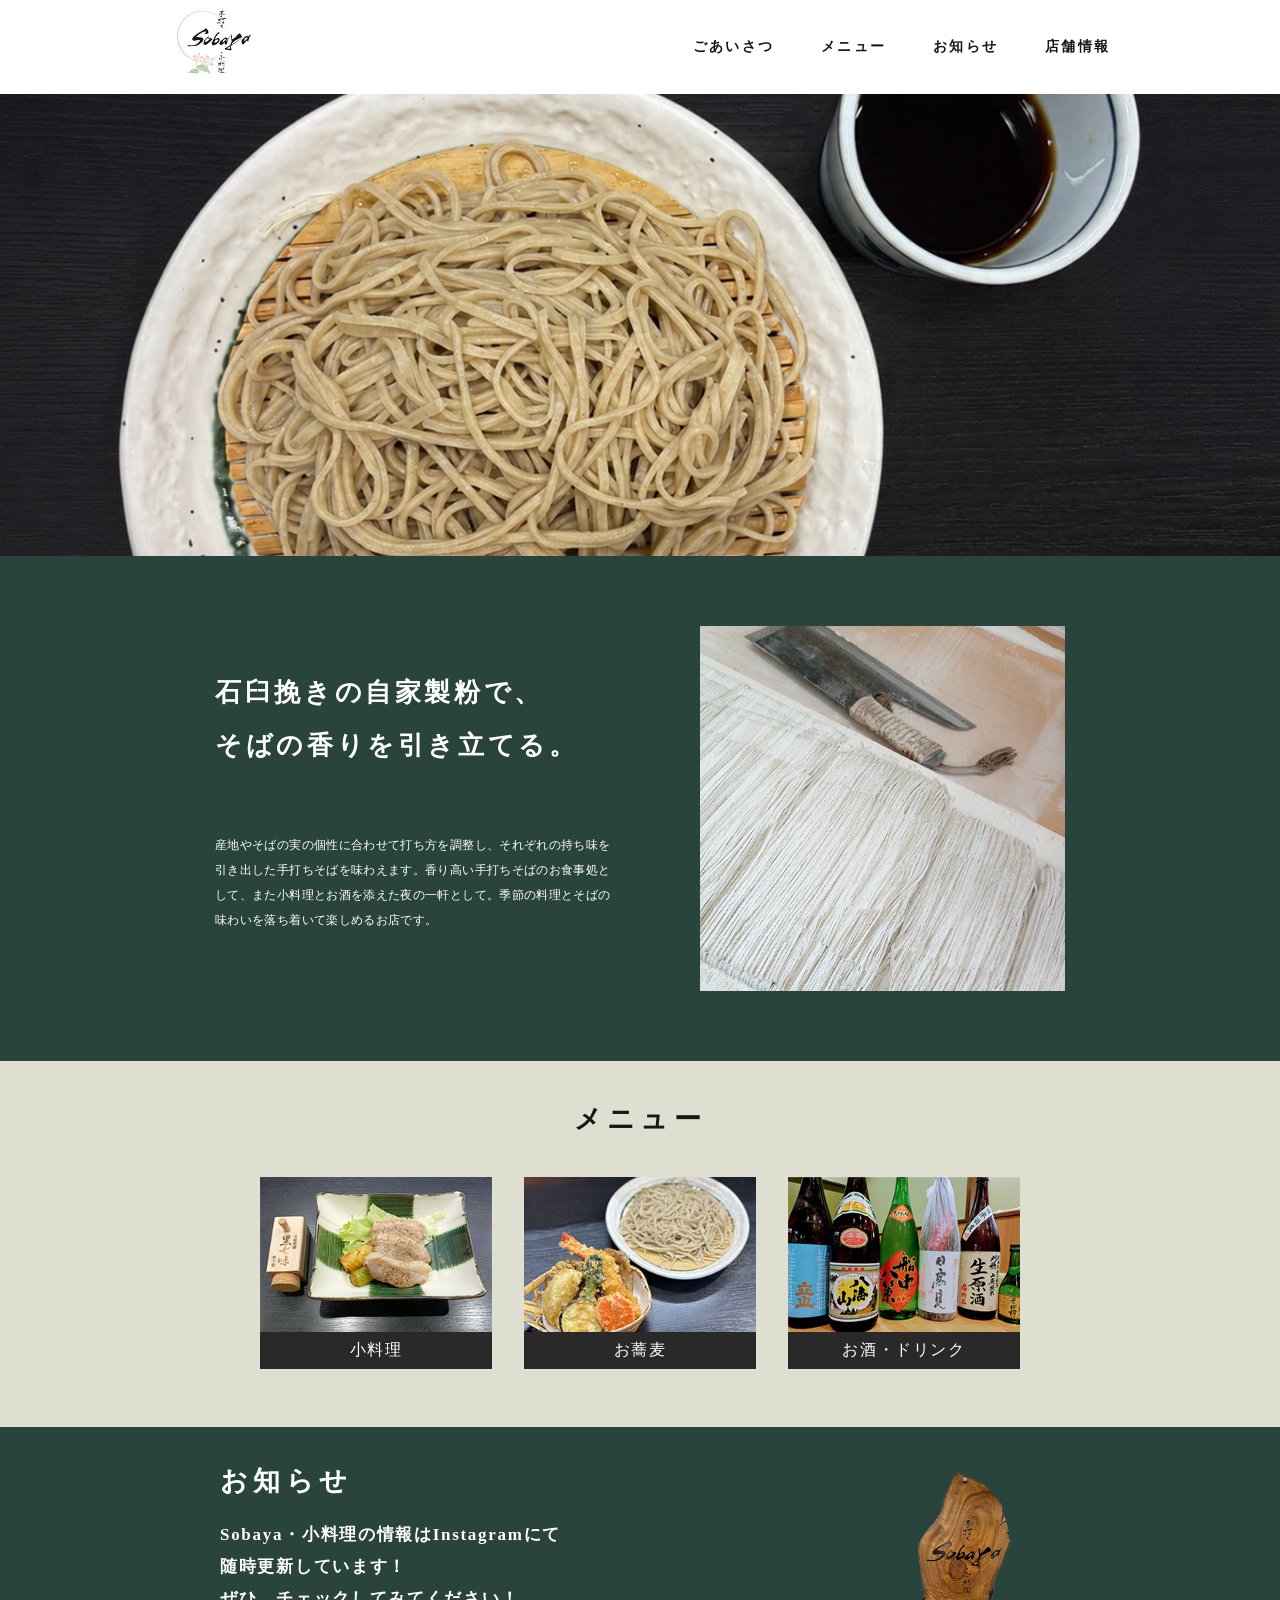
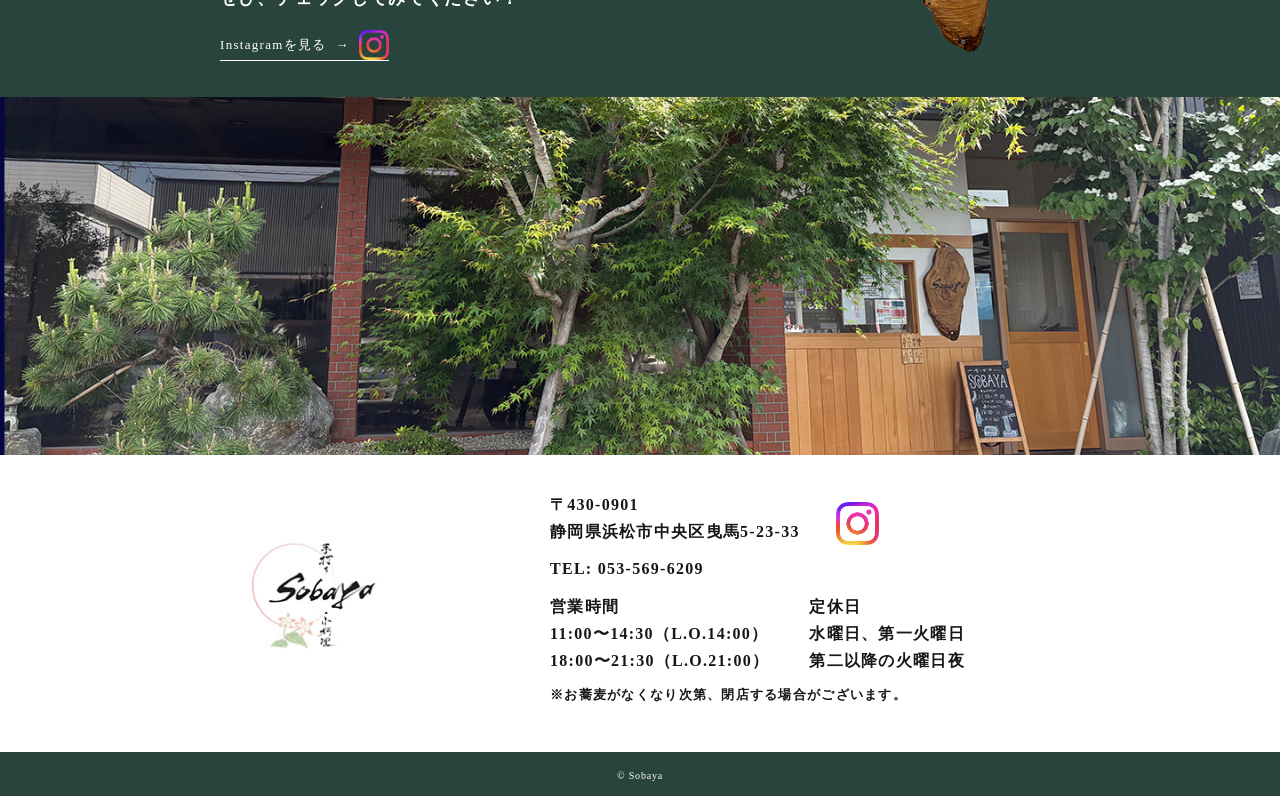
<file: index.html>
<!DOCTYPE html>
<html lang="ja">
<head>
  <meta charset="utf-8">
  <meta name="viewport" content="width=device-width, initial-scale=1.0">
  <meta name="description" content="静岡県浜松市の手打ちそば Sobaya（ソバヤ）">
  <title>Sobaya｜手打ちそば・小料理</title>
  <link rel="stylesheet" href="css/style.css">
</head>
<body>
  <header class="header">
    <div class="header-inner">
      <a href="#top" class="logo" aria-label="Sobaya トップへ"><img src="images/rogo.jpg" alt="Sobaya"></a>
      <nav class="nav" aria-label="メインメニュー">
        <a href="#greeting">ごあいさつ</a><a href="#menu">メニュー</a><a href="#news">お知らせ</a><a href="#shop">店舗情報</a>
      </nav>
    </div>
  </header>
  <main id="top">
    <section class="main-visual" aria-label="手打ちそば"><img src="images/main.jpg" alt="せいろに盛り付けた手打ちそば"></section>
    <section class="greeting" id="greeting">
      <div class="greeting-inner">
        <div class="greeting-text">
          <h1><span>石臼挽きの自家製粉で、</span><span>そばの香りを引き立てる。</span></h1>
          <p>産地やそばの実の個性に合わせて打ち方を調整し、それぞれの持ち味を引き出した手打ちそばを味わえます。香り高い手打ちそばのお食事処として、また小料理とお酒を添えた夜の一軒として。季節の料理とそばの味わいを落ち着いて楽しめるお店です。</p>
        </div>
        <div class="greeting-image"><img src="images/soba.jpg" alt="包丁で切り揃えた手打ちそば"></div>
      </div>
    </section>
    <section class="menu" id="menu">
      <div class="section-inner">
        <h2>メニュー</h2>
        <div class="menu-list">
          <a class="menu-item" href="menu.html"><img src="images/small-dish.jpg" alt="小料理"><span class="menu-label">小料理</span></a>
          <a class="menu-item" href="soba.html"><img src="images/menu-soba.jpg" alt="お蕎麦"><span class="menu-label">お蕎麦</span></a>
          <a class="menu-item" href="drink.html"><img src="images/drink.jpg" alt="お酒とドリンク"><span class="menu-label"><span class="desktop-label">お酒・ドリンク</span><span class="mobile-label">お酒<br>ドリンク</span></span></a>
        </div>
      </div>
    </section>
    <section class="news" id="news">
      <div class="news-inner">
        <div class="news-text">
          <h2>お知らせ</h2>
          <p>Sobaya・小料理の情報はInstagramにて<br>随時更新しています！<br>ぜひ、チェックしてみてください！</p>
          <a class="instagram-link" href="https://www.instagram.com/sobaya202409?stkn=NjI3aTE3YnJiMW44" target="_blank" rel="noopener">Instagramを見る <span aria-hidden="true">→</span><img src="Instagram_Glyph_Gradient.png" alt=""></a>
        </div>
        <div class="news-visuals"><img class="news-sign" src="images/sign.png" alt="Sobayaの看板"></div>
      </div>
    </section>
    <section class="shop-image" aria-label="店舗外観"><img src="images/shop.jpg" alt="Sobayaの店舗外観"></section>
    <section class="shop" id="shop">
      <div class="shop-inner">
        <div class="shop-logo"><img src="images/rogo.jpg" alt="Sobaya"></div>
        <div class="shop-info">
          <div class="shop-address"><p>〒430-0901<br>静岡県浜松市中央区曳馬5-23-33</p><a class="shop-instagram" href="https://www.instagram.com/sobaya202409?stkn=NjI3aTE3YnJiMW44" target="_blank" rel="noopener"><img src="Instagram_Glyph_Gradient.png" alt="Instagram"></a></div><p><a href="tel:0535696209">TEL: 053-569-6209</a></p>
          <div class="business-hours"><p><b>営業時間</b><br>11:00〜14:30（L.O.14:00）<br>18:00〜21:30（L.O.21:00）</p><p><b>定休日</b><br>水曜日、第一火曜日<br>第二以降の火曜日夜</p></div><p style="font-size: 13px;">
    ※お蕎麦がなくなり次第、閉店する場合がございます。
  </p>        </div>
      </div>
    </section>
  </main>
  <footer class="footer"><small>© Sobaya</small></footer>
</body>
</html>
</file>
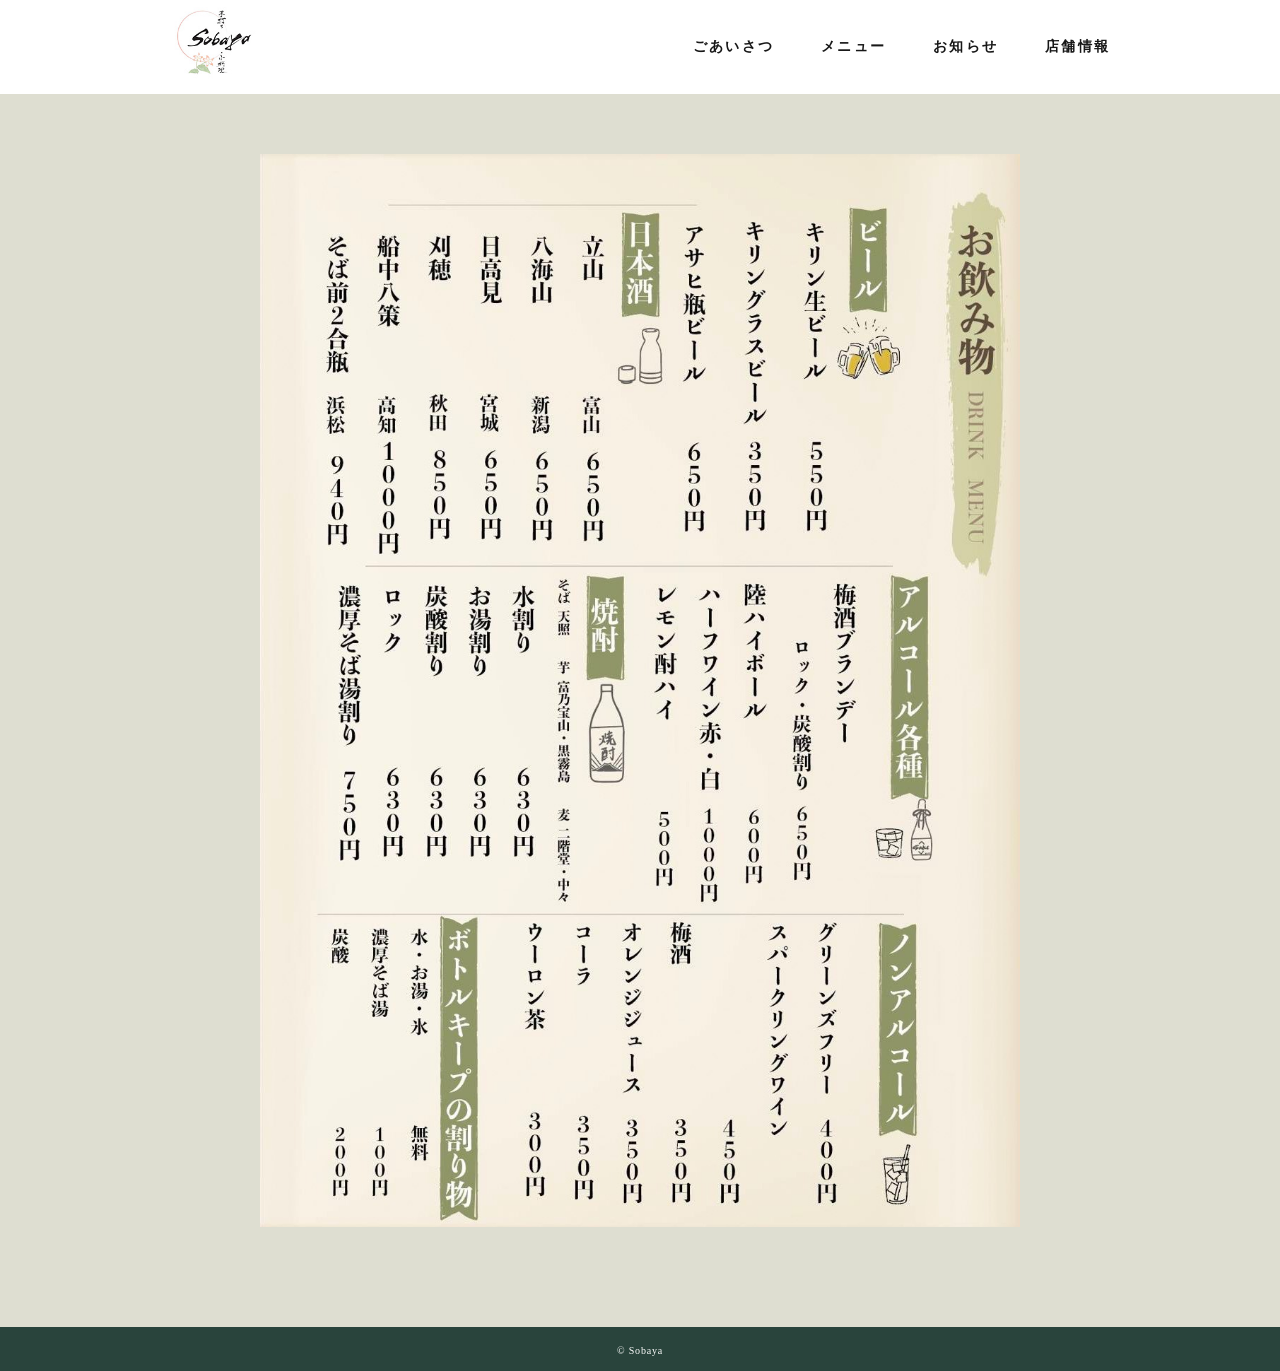
<file: drink.html>
<!DOCTYPE html>
<html lang="ja">

<head>
<meta charset="UTF-8">
<meta name="description" content="静岡県浜松市の手打ちそば Sobayaのお蕎麦メニュー">
<title>お蕎麦メニュー｜Sobaya</title>
<link rel="stylesheet" href="css/style.css">
</head>

<body>

<header class="header">
<div class="header-inner">

<a href="index.html" class="logo">
<img src="images/rogo.jpg" alt="Sobaya">
</a>

<nav class="nav">
<a href="index.html#greeting">ごあいさつ</a>
<a href="index.html#menu">メニュー</a>
<a href="index.html#news">お知らせ</a>
<a href="index.html#shop">店舗情報</a>
</nav>

</div>
</header>

<main>

<section class="menu-page">

<img src="images/menu-drink.jpg" alt="お酒・ドリンクメニュー" >

</section>

</main>


<footer class="footer">
<small>© Sobaya</small>
</footer>

</body>

</html>
</file>
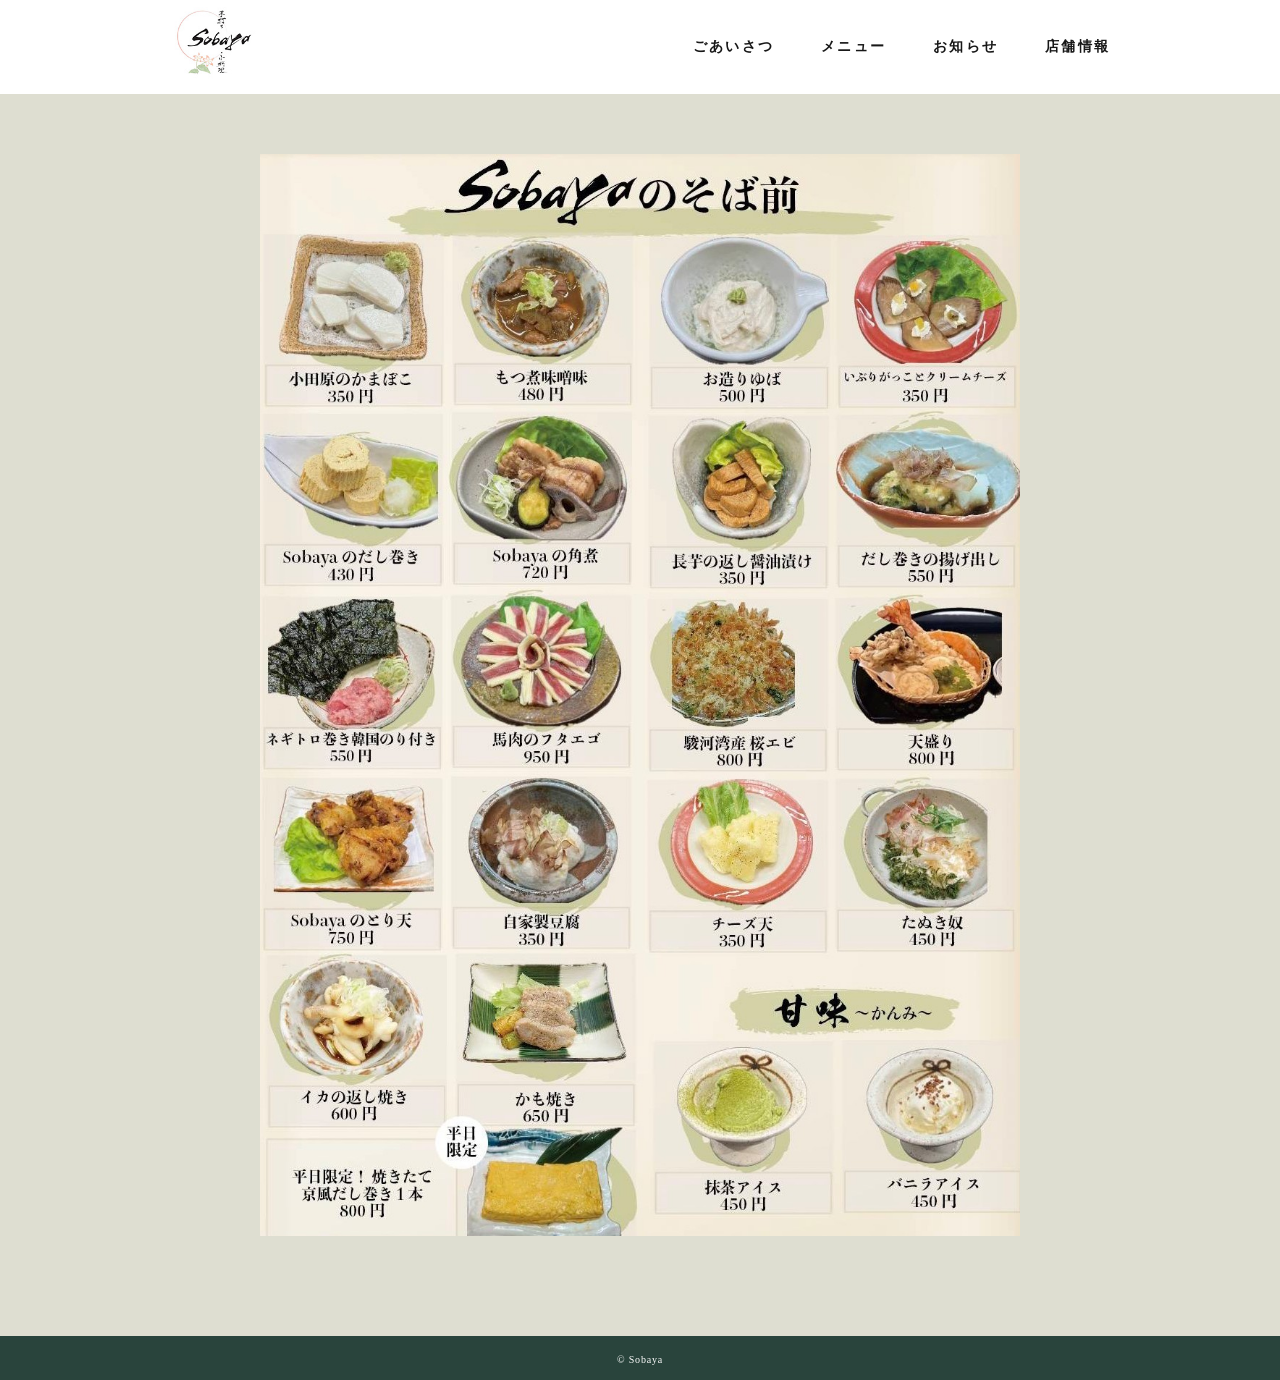
<file: menu.html>
<!DOCTYPE html>
<html lang="ja">

<head>
<meta charset="UTF-8">
<meta name="description" content="静岡県浜松市の手打ちそば Sobayaのお蕎麦メニュー">
<title>お蕎麦メニュー｜Sobaya</title>
<link rel="stylesheet" href="css/style.css">
</head>

<body>

<header class="header menu-header">
<div class="header-inner">

<a href="index.html" class="logo">
<img src="images/rogo.jpg" alt="Sobaya">
</a>

<nav class="nav">
<a href="index.html#greeting">ごあいさつ</a>
<a href="index.html#menu">メニュー</a>
<a href="index.html#news">お知らせ</a>
<a href="index.html#shop">店舗情報</a>
</nav>

</div>
</header>

<main>

<section class="menu-page">



<img src="images/menu-dish.jpg" alt="小料理メニュー" >



</section>

</main>


<footer class="footer">
<small>© Sobaya</small>
</footer>

</body>

</html>
</file>
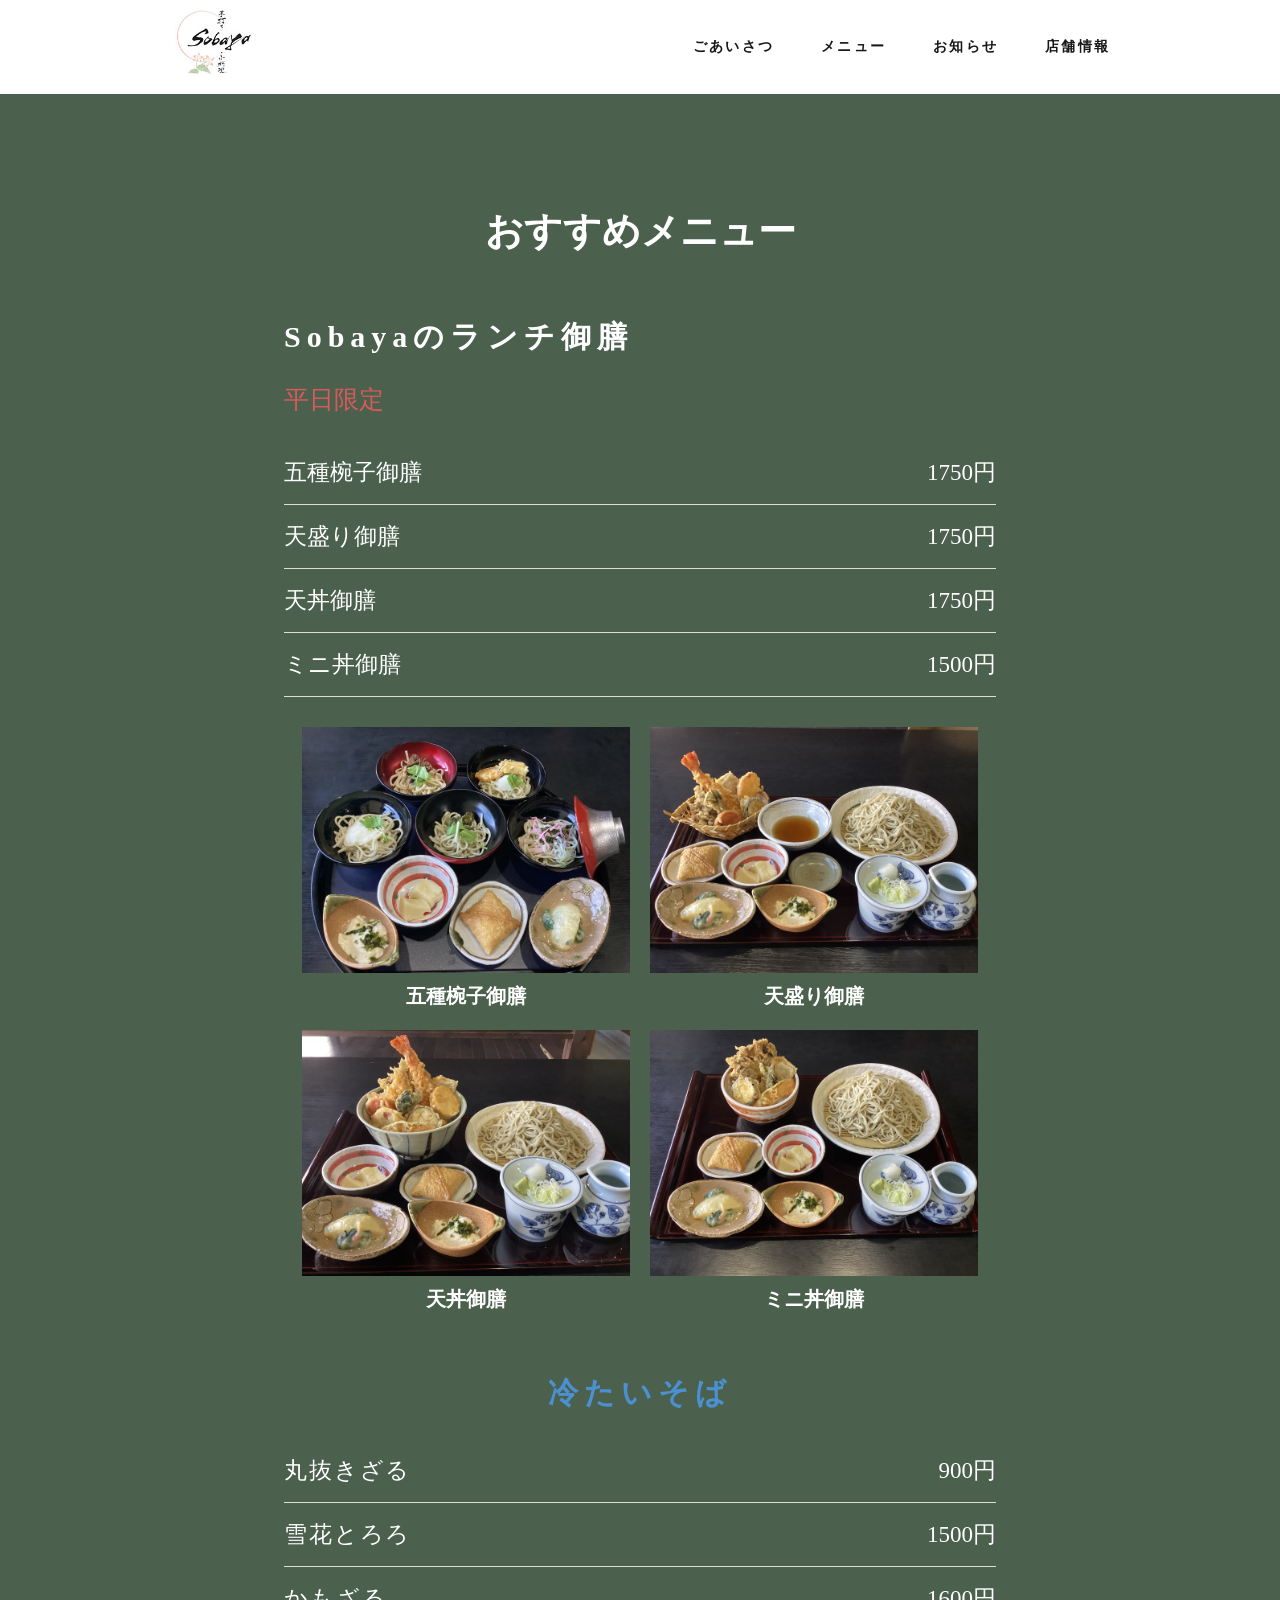
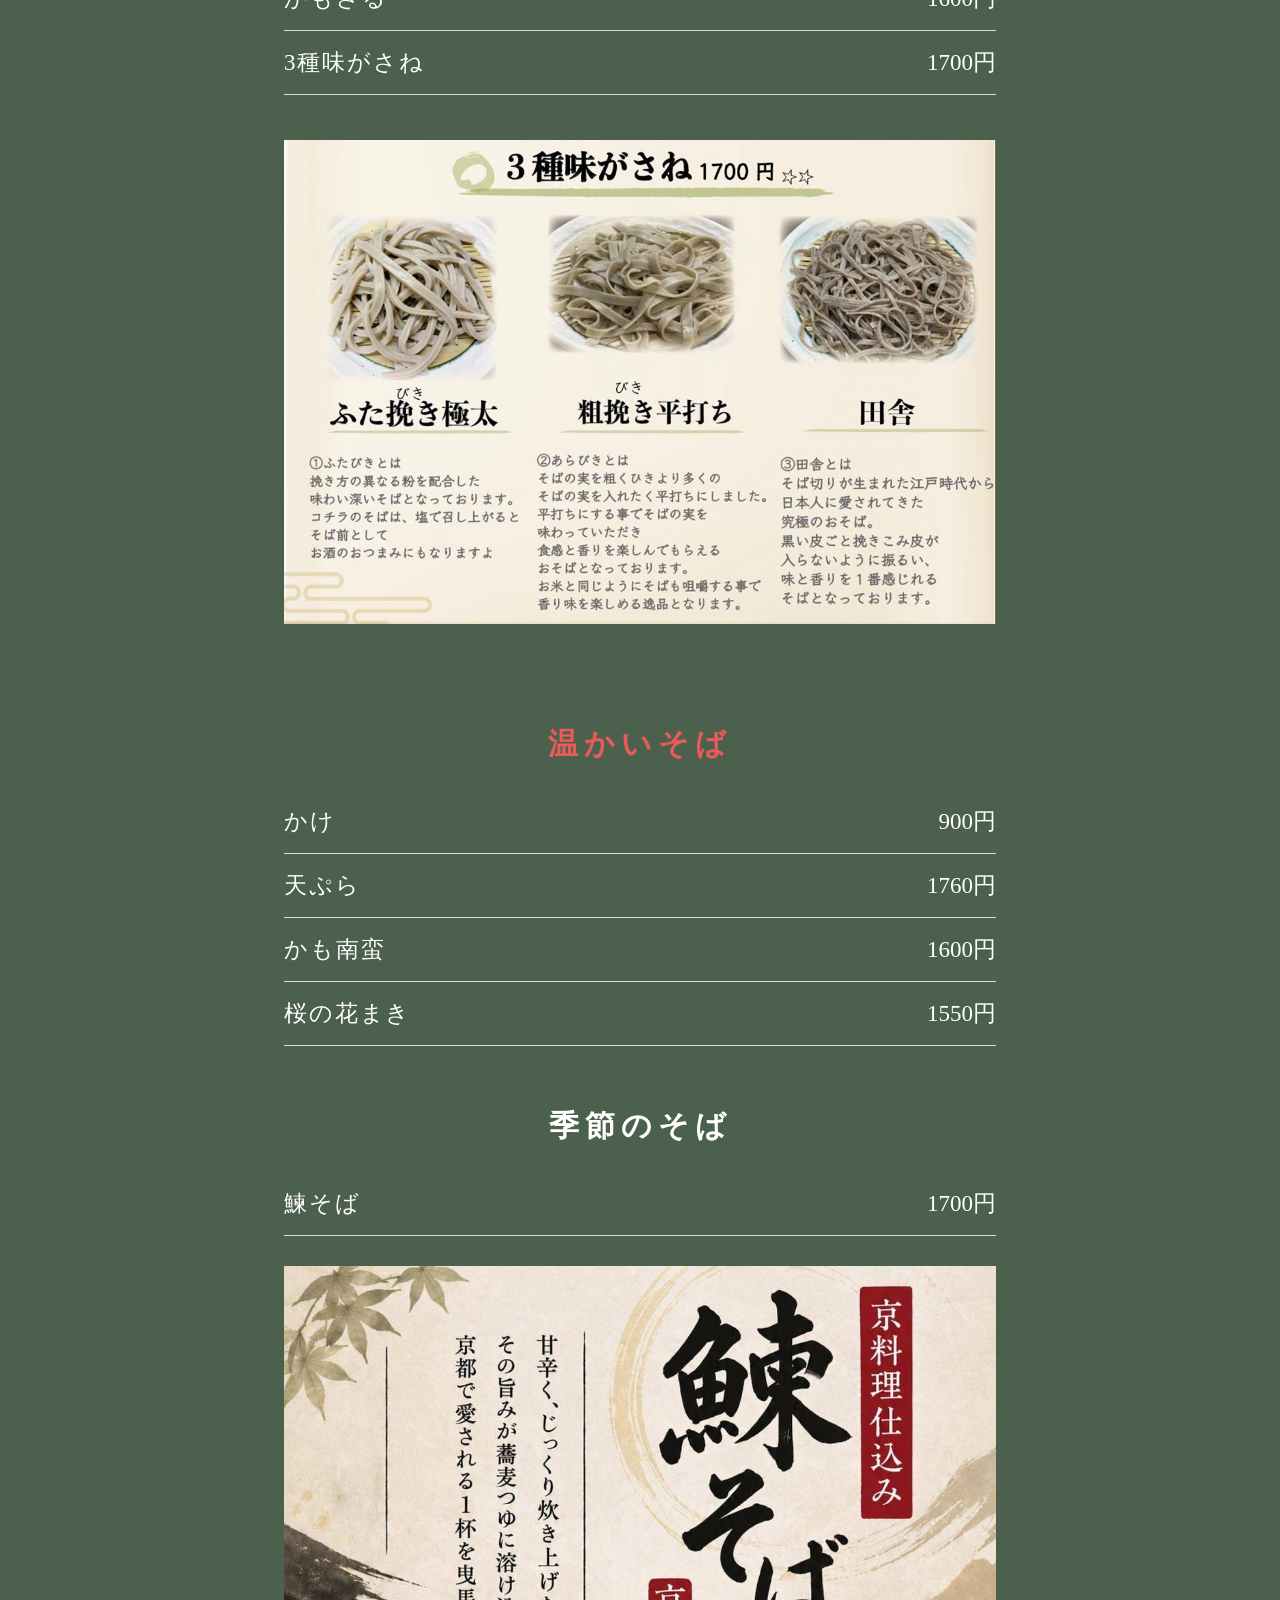
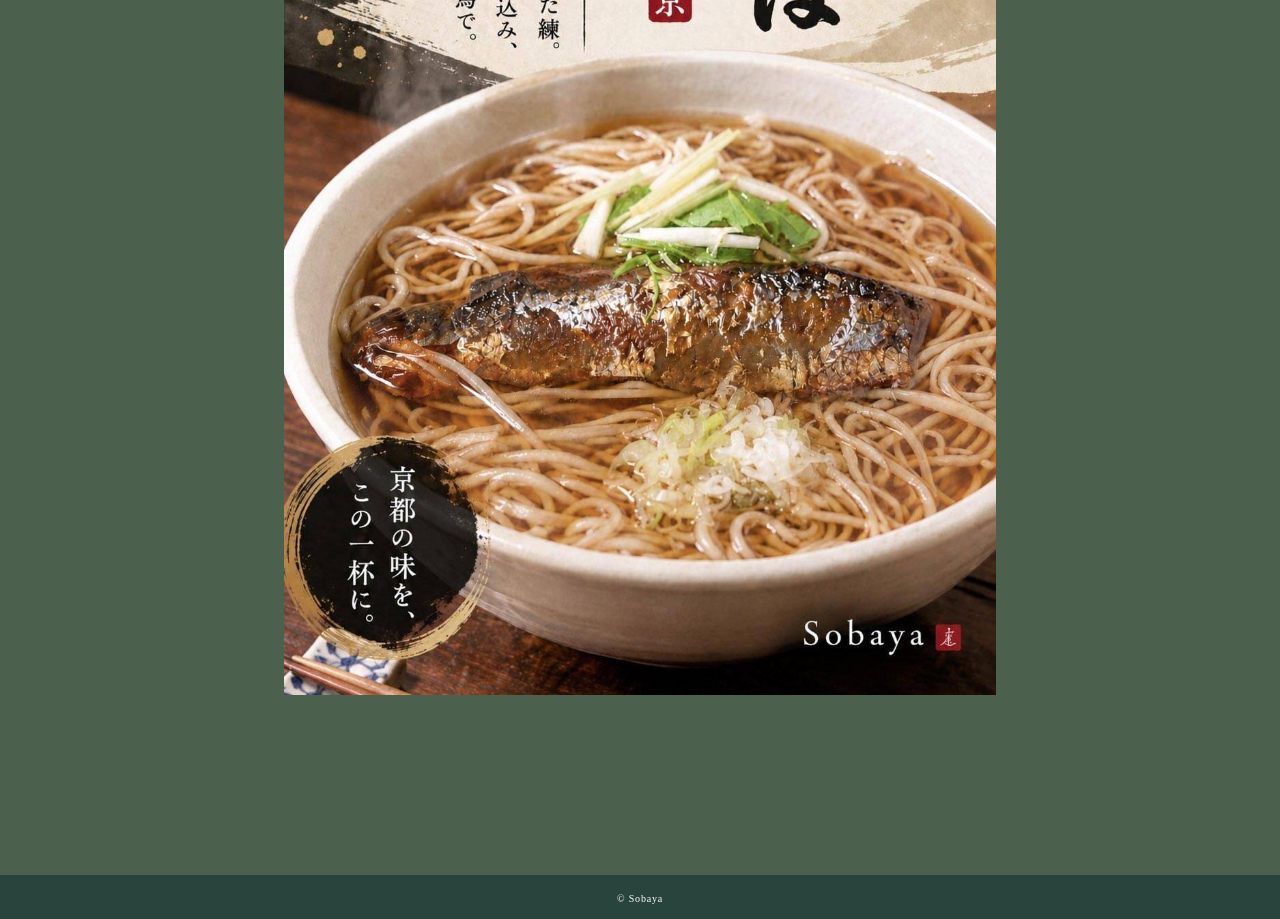
<file: soba.html>
<!DOCTYPE html>
<html lang="ja">

<head>
<meta charset="UTF-8">
<meta name="description" content="静岡県浜松市の手打ちそば Sobayaのお蕎麦メニュー">
<title>お蕎麦メニュー｜Sobaya</title>
<link rel="stylesheet" href="css/style.css">
</head>

<body>

<header class="header">
<div class="header-inner">

<a href="index.html" class="logo">
<img src="images/rogo.jpg" alt="Sobaya">
</a>

<nav class="nav">
<a href="index.html#greeting">ごあいさつ</a>
<a href="index.html#menu">メニュー</a>
<a href="index.html#news">お知らせ</a>
<a href="index.html#shop">店舗情報</a>
</nav>

</div>
</header>


<main>

<section class="soba-page">

<h1>おすすめメニュー</h1>

<h2 class="lunch-title">Sobayaのランチ御膳</h2>
<p class="weekday">平日限定</p>

<div class="recommend-menu">

<div class="recommend-item">
<p>五種椀子御膳</p>
<span>1750円</span>
</div>

<div class="recommend-item">
<p>天盛り御膳</p>
<span>1750円</span>
</div>

<div class="recommend-item">
<p>天丼御膳</p>
<span>1750円</span>
</div>

<div class="recommend-item">
<p>ミニ丼御膳</p>
<span>1500円</span>
</div>

<div class="lunch-photos">

<div class="lunch-item">
<img src="images/gosyuwann.jpeg" alt="五種椀子御膳">
<p>五種椀子御膳</p>
</div>

<div class="lunch-item">
<img src="images/tennmori.jpeg" alt="天盛り御膳">
<p>天盛り御膳</p>
</div>

<div class="lunch-item">
<img src="images/tenndonn.jpeg" alt="天丼御膳">
<p>天丼御膳</p>
</div>

<div class="lunch-item">
<img src="images/minidonn.jpeg" alt="ミニ丼御膳">
<p>ミニ丼御膳</p>
</div>

</div>


<h2 class="cold-title">冷たいそば</h2>

<div class="soba-list">

<div class="soba-item">
<span>丸抜きざる</span>
<span>900円</span>
</div>

<div class="soba-item">
<span>雪花とろろ</span>
<span>1500円</span>
</div>

<div class="soba-item">
<span>かもざる</span>
<span>1600円</span>
</div>

<div class="soba-item">
<span>3種味がさね</span>
<span>1700円</span>
</div>

</div>


<div class="soba-photo">
<img src="images/menu-soba.png" alt="3種味がさね">
</div>


<h2 class="hot-title">温かいそば</h2>

<div class="soba-list">

<div class="soba-item">
<span>かけ</span>
<span>900円</span>
</div>

<div class="soba-item">
<span>天ぷら</span>
<span>1760円</span>
</div>

<div class="soba-item">
<span>かも南蛮</span>
<span>1600円</span>
</div>

<div class="soba-item">
<span>桜の花まき</span>
<span>1550円</span>
</div>

</div>

<h2 class="season-title">季節のそば</h2>
<div class="soba-list">
<div class="soba-item">
<span>鰊そば</span>
<span>1700円</span>
</div>

<div class="soba-photo">
<img src="images/season1.jpeg" alt="季節のそば">
</div>

</section>

</main>


<footer class="footer">
<small>© Sobaya</small>
</footer>

</body>
</html>
</file>
<file: css/style.css>
:root { --green: #29443c; --cream: #deded1; --ink: #171717; }
* { box-sizing: border-box; }
html { scroll-behavior: smooth; }
body { margin: 0; color: var(--ink); font-family: "Yu Mincho", "Hiragino Mincho ProN", "MS PMincho", serif; }
img { display: block; width: 100%; }
a { color: inherit; text-decoration: none; }
.header { height: 94px; background: #fff; }
.header-inner { display: flex; align-items: center; justify-content: space-between; width: min(100% - 48px, 940px); height: 100%; margin: auto; }
.logo { display: block; width: 90px; }
.logo img { width: 100%; }
.nav { display: flex; gap: clamp(22px, 4vw, 47px); }
.nav a { font-size: 14px; font-weight: 700; letter-spacing: .16em; transition: opacity .2s; }
.nav a:hover { opacity: .55; }
.main-visual img { width: 100%; height: min(36.1vw, 520px); min-height: 340px; object-fit: cover; object-position: center; }
.greeting, .news { background: var(--green); color: #fff; }
.greeting { padding: 70px 24px; }
.greeting-inner { display: flex; align-items: center; gap: 80px; width: min(100%, 850px); margin: auto; }
.greeting-text { flex: 1; }
.greeting-text h1 { margin: 0 0 42px; transform: translateY(-18px); font-size: 26px; font-weight: 600; line-height: 2.05; letter-spacing: .14em; }
.greeting-text h1 span { display: block; white-space: nowrap; }
.greeting-text p { margin: 0; font-size: 12px; line-height: 2.1; letter-spacing: .03em; }
.greeting-image { flex: 0 0 min(43%, 365px); }
.greeting-image img { aspect-ratio: 1 / 1; object-fit: cover; }
.menu { padding: 40px 24px 58px; background: var(--cream); }
.section-inner { width: min(100%, 760px); margin: auto; }
h2 { margin: 0; font-size: 27px; font-weight: 700; letter-spacing: .2em; text-align: center; }
.menu h2 { margin-bottom: 40px; }
.menu-list { display: grid; grid-template-columns: repeat(3, 1fr); gap: 32px; }
.menu-item { overflow: hidden; background: #292929; color: #fff; }
.menu-item img { aspect-ratio: 1.5 / 1; object-fit: cover; transition: transform .3s; }
.menu-item:hover img { transform: scale(1.04); }
.menu-item .menu-label { display: block; padding: 8px; font-size: 16px; letter-spacing: .1em; text-align: center; }
.mobile-label { display: none; }
.news { padding: 36px 24px; }
.news-inner { display: flex; align-items: center; justify-content: space-between; gap: 40px; width: min(100%, 840px); margin: auto; }
.news-text h2 { margin-bottom: 20px; text-align: left; }
.news-text p { margin: 0; font-size: 17px; font-weight: 600; line-height: 1.9; letter-spacing: .1em; }
.instagram-link { display: inline-flex; align-items: center; gap: 9px; margin-top: 14px; border-bottom: 1px solid currentColor; font-size: 13px; letter-spacing: .1em; }
.instagram-link img { width: 30px; height: 30px; }
.news-visuals { display: flex; align-items: center; }
.news-sign { width: 135px; max-height: 180px; object-fit: contain; transform: translateX(-28px); }
.shop-image img { height: min(28vw, 405px); min-height: 280px; object-fit: cover; }
.shop { padding: 36px 24px; background: #fff; }
.shop-inner { display: flex; align-items: center; justify-content: space-between; gap: 40px; width: min(100%, 800px); margin: auto; }
.shop-logo { width: 150px; }
.shop-logo img { width: 100%; }
.shop-info { flex: 1; font-size: 16px; font-weight: 600; line-height: 1.7; letter-spacing: .08em; }
.shop-info p { margin: 0 0 10px; }
.shop-address { display: flex; align-items: center; gap: 36px; }
.business-hours { display: flex; gap: 40px; }
.shop-instagram img { width: 43px; }
.footer { padding: 13px; background: var(--green); color: #fff; text-align: center; }
.footer small { font-size: 10px; letter-spacing: .08em; }
.menu-page {
padding: 60px 24px;
background: #deded1;
}

.menu-page h1 {
margin: 0 0 40px;
text-align: center;
font-size: 32px;
}

.menu-page img {
width: min(100%, 760px);
height: auto;
margin: 0 auto 40px;
}
@media (min-width: 701px) { .shop-info { position: relative; left: 120px; } }

@media (max-width: 700px) {
  .header { height: auto; }
  .header-inner { flex-direction: column; gap: 16px; padding: 15px 0 18px; }
  .nav { width: 100%; justify-content: space-between; gap: 8px; }
  .nav a { font-size: 11px; }
  .main-visual img { height: 54vw; min-height: 0; }
  .greeting { padding: 50px 24px; }
  .greeting-inner, .news-inner, .shop-inner { flex-direction: column; }
  .greeting-inner { gap: 36px; }
  .greeting-text h1 { margin-bottom: 28px; font-size: 21px; text-align: center; }
  .greeting-text p { font-size: 11px; line-height: 2.2; letter-spacing: .03em; }
  .greeting-image { width: 100%; }
  .menu-list { gap: 16px; }
  .menu-item .menu-label { display: flex; align-items: center; justify-content: center; min-height: 52px; padding: 7px; font-size: 13px; line-height: 1.35; }
  .desktop-label { display: none; }
  .mobile-label { display: block; }
  .news { padding: 40px 28px; }
  .news-inner { align-items: flex-start; }
  .news-text p { font-size: 15px; }
  .news-visuals { display: none; }
  .shop-image img { height: 55vw; min-height: 0; }
  .shop-inner { gap: 24px; align-items: flex-start; }
  .shop-info { font-size: 13px; line-height: 1.65; }
  .shop-address { gap: 20px; }
  .business-hours { gap: 22px; }
  .shop-instagram { align-self: center; }
}
.soba-menu { display: flex; justify-content: center; gap: 0px; }
.soba-menu img { width: 35%; margin: 0; }


.soba-page {
max-width: 760px;
margin: 0 auto;
padding: 80px 24px;
}

.soba-page h1 {
text-align: center;
margin-bottom: 60px;
}

.recommend-menu {
margin-bottom: 90px;
}

.recommend-item,
.soba-item {
display: flex;
justify-content: space-between;
align-items: center;
border-bottom: 1px solid var(--cream);
padding: 16px 0;
}

.recommend-item p {
margin: 0;
}

.recommend-item span,
.soba-item span:last-child {
white-space: nowrap;
}

.soba-page h2 {
margin-top: 60px;
margin-bottom: 25px;
}

.cold-title {
color: #4b91d1;
}

.hot-title {
color: #e85b58;
}

.soba-list {
margin-bottom: 45px;
}

.soba-item span:first-child {
letter-spacing: 0.08em;
}

.soba-photo {
text-align: center;
margin: 30px 0 100px;
}

.soba-photo img {
width: 100%;
max-width: 760px;
height: auto;
display: block;
margin: 0 auto;
}

.soba-page { background-color: #4b604d; color: #fff; max-width: 760px; margin: 0 auto; padding: 80px 24px; }
body{ background-color: #4b604d; }

.lunch-title {
text-align: left;
margin-bottom: 5px;
}

.weekday {
text-align: left;
margin-top: 0;
margin-bottom: 25px; color: #d85b5b; font-weight: dold; 
}

.soba-page {
font-size: 20px;
}

.soba-page h1 {
font-size: 38px;
}

.soba-page h2 {
font-size: 30px;
}

.recommend-item {
font-size: 23px;
}

.soba-item {
font-size: 23px;
}

.weekday {
font-size: 25px;
}

.lunch-photos {
display: grid;
grid-template-columns: 1fr 1fr;
gap: 20px;
width: 95%;
margin: 30px auto;
}

.lunch-photos img {
width: 100%;
display: block;
}

.lunch-item p {
margin: 10px 0 0;
text-align: center;
font-size: 20px;
font-weight: bold;
}
@media (max-width: 700px) {
.shop-info {
font-size: 12px;
letter-spacing: 0;
}

.business-hours {
gap: 10px;
}
}
@media (max-width: 700px) {
  .business-hours {
    maegin-left: -15px;
  }

.season-title {
color: #fff;
}

.soba-list .soba-item {
border-bottom: 1px solid #deded1;
padding-bottom: 10px;
margin-bottom: 10px;
</file>
